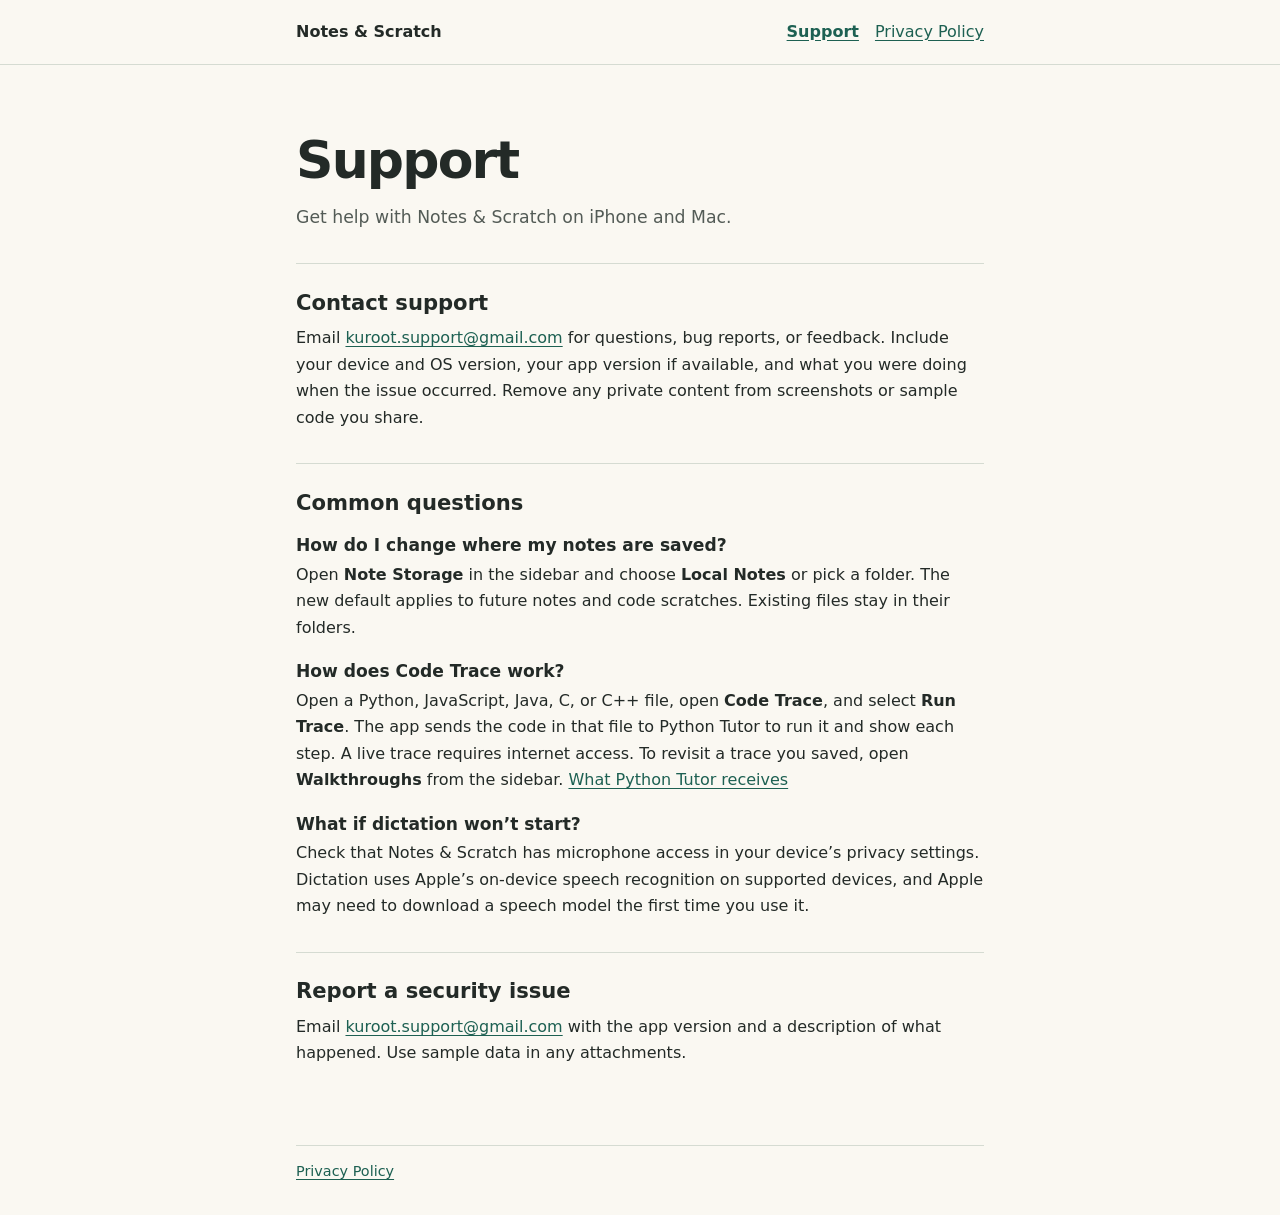
<file: index.html>
<!doctype html>
<html lang="en">
<head>
  <meta charset="utf-8">
  <meta name="viewport" content="width=device-width, initial-scale=1">
  <meta name="description" content="Get help with Notes &amp; Scratch on iPhone and Mac.">
  <title>Support | Notes &amp; Scratch</title>
  <link rel="stylesheet" href="styles.css">
</head>
<body>
  <header class="site-header">
    <div class="wrap header-row">
      <a class="brand" href="./">Notes &amp; Scratch</a>
      <nav aria-label="Site">
        <a href="./" aria-current="page">Support</a>
        <a href="privacy.html">Privacy Policy</a>
      </nav>
    </div>
  </header>

  <main class="wrap">
    <h1>Support</h1>
    <p class="intro">Get help with Notes &amp; Scratch on iPhone and Mac.</p>

    <section aria-labelledby="contact">
      <h2 id="contact">Contact support</h2>
      <p>Email <a href="mailto:kuroot.support@gmail.com?subject=Notes%20%26%20Scratch%20support">kuroot.support@gmail.com</a> for questions, bug reports, or feedback. Include your device and OS version, your app version if available, and what you were doing when the issue occurred. Remove any private content from screenshots or sample code you share.</p>
    </section>

    <section aria-labelledby="common-questions">
      <h2 id="common-questions">Common questions</h2>

      <h3>How do I change where my notes are saved?</h3>
      <p>Open <strong>Note Storage</strong> in the sidebar and choose <strong>Local Notes</strong> or pick a folder. The new default applies to future notes and code scratches. Existing files stay in their folders.</p>

      <h3>How does Code Trace work?</h3>
      <p>Open a Python, JavaScript, Java, C, or C++ file, open <strong>Code Trace</strong>, and select <strong>Run Trace</strong>. The app sends the code in that file to Python Tutor to run it and show each step. A live trace requires internet access. To revisit a trace you saved, open <strong>Walkthroughs</strong> from the sidebar. <a href="privacy.html#code-trace">What Python Tutor receives</a></p>

      <h3>What if dictation won’t start?</h3>
      <p>Check that Notes &amp; Scratch has microphone access in your device’s privacy settings. Dictation uses Apple’s on-device speech recognition on supported devices, and Apple may need to download a speech model the first time you use it.</p>
    </section>

    <section aria-labelledby="security">
      <h2 id="security">Report a security issue</h2>
      <p>Email <a href="mailto:kuroot.support@gmail.com?subject=Notes%20%26%20Scratch%20security%20report">kuroot.support@gmail.com</a> with the app version and a description of what happened. Use sample data in any attachments.</p>
    </section>
  </main>

  <footer class="wrap site-footer">
    <a href="privacy.html">Privacy Policy</a>
  </footer>
</body>
</html>
</file>
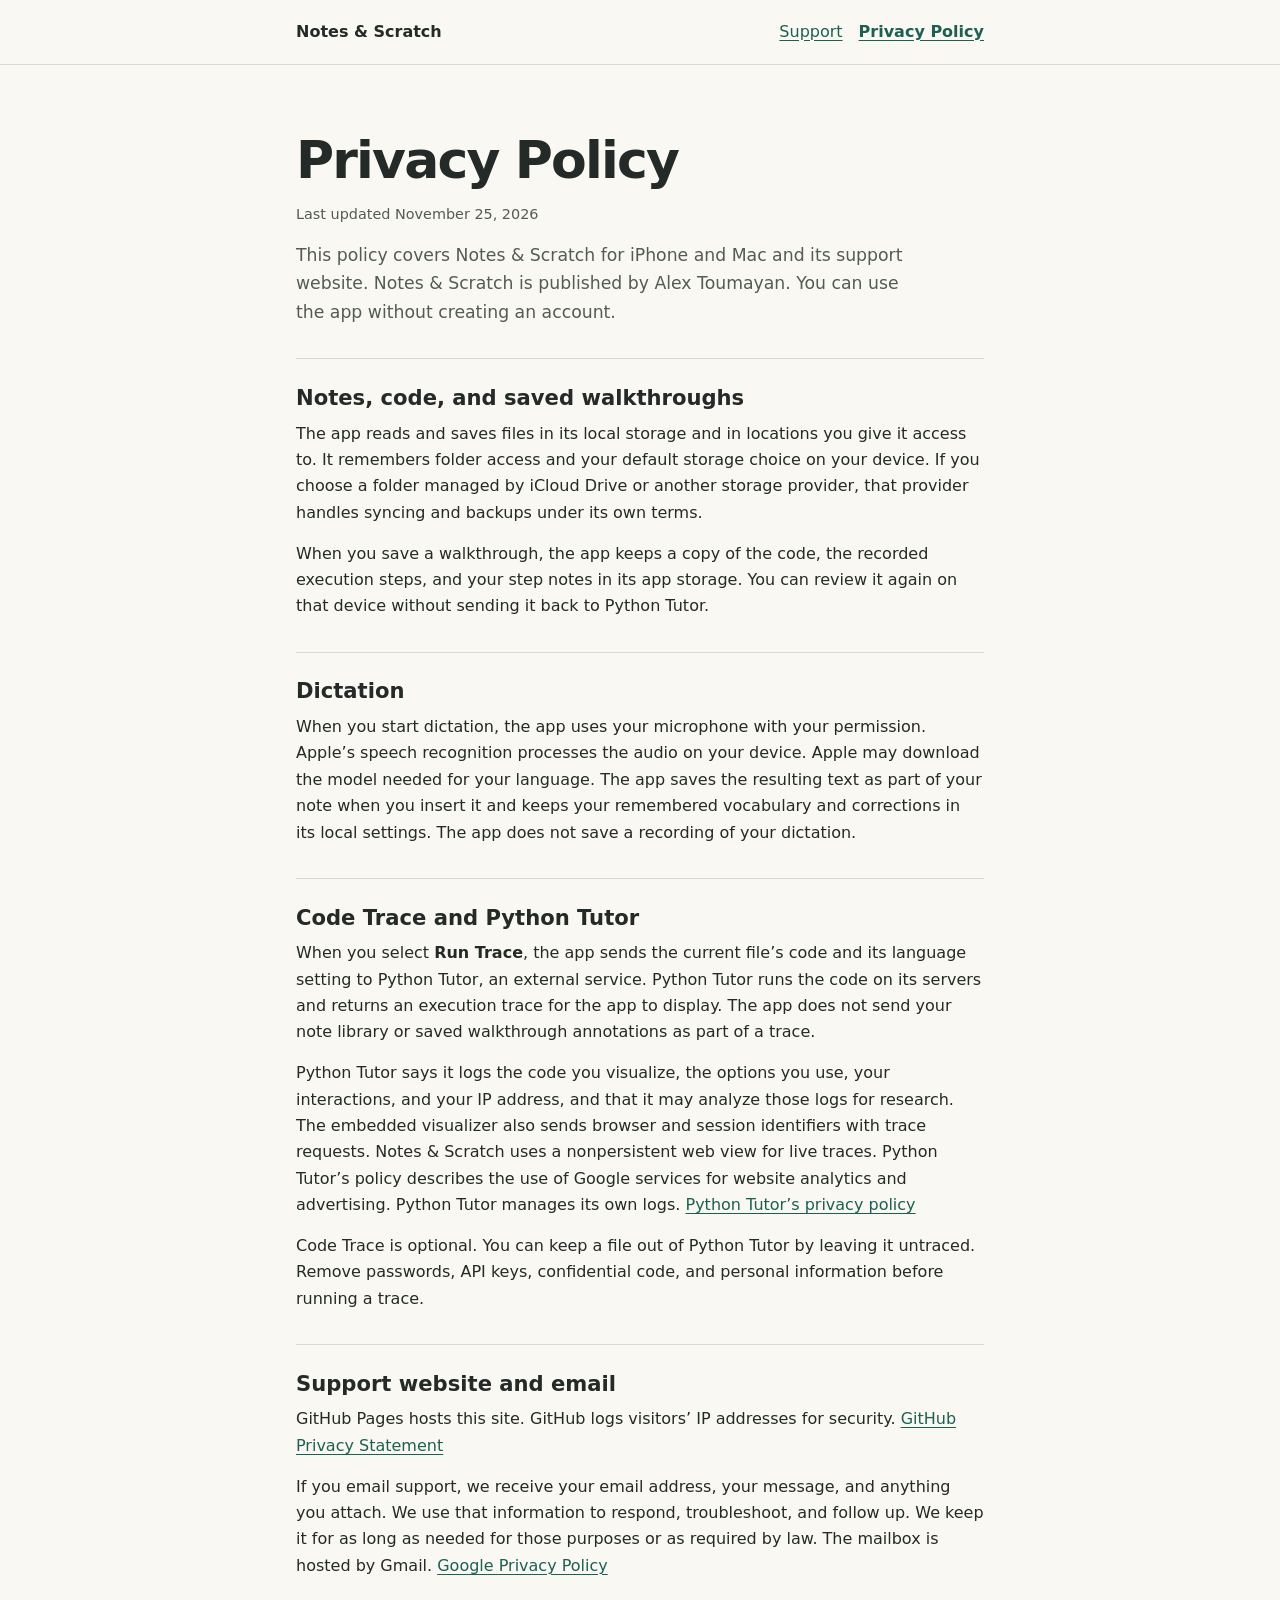
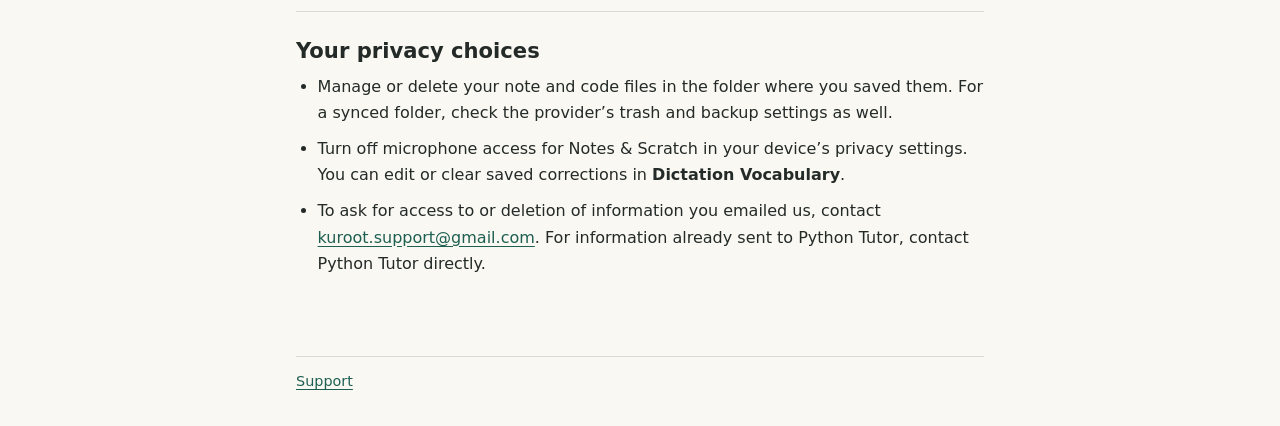
<file: privacy.html>
<!doctype html>
<html lang="en">
<head>
  <meta charset="utf-8">
  <meta name="viewport" content="width=device-width, initial-scale=1">
  <meta name="description" content="Learn how Notes &amp; Scratch handles files, dictation, Code Trace, and support requests.">
  <title>Privacy Policy | Notes &amp; Scratch</title>
  <link rel="stylesheet" href="styles.css">
</head>
<body>
  <header class="site-header">
    <div class="wrap header-row">
      <a class="brand" href="./">Notes &amp; Scratch</a>
      <nav aria-label="Site">
        <a href="./">Support</a>
        <a href="privacy.html" aria-current="page">Privacy Policy</a>
      </nav>
    </div>
  </header>

  <main class="wrap">
    <h1>Privacy Policy</h1>
    <p class="updated">Last updated <time datetime="2026-11-25">November 25, 2026</time></p>
    <p class="intro">This policy covers Notes &amp; Scratch for iPhone and Mac and its support website. Notes &amp; Scratch is published by Alex Toumayan. You can use the app without creating an account.</p>

    <section aria-labelledby="files">
      <h2 id="files">Notes, code, and saved walkthroughs</h2>
      <p>The app reads and saves files in its local storage and in locations you give it access to. It remembers folder access and your default storage choice on your device. If you choose a folder managed by iCloud Drive or another storage provider, that provider handles syncing and backups under its own terms.</p>
      <p>When you save a walkthrough, the app keeps a copy of the code, the recorded execution steps, and your step notes in its app storage. You can review it again on that device without sending it back to Python Tutor.</p>
    </section>

    <section aria-labelledby="dictation">
      <h2 id="dictation">Dictation</h2>
      <p>When you start dictation, the app uses your microphone with your permission. Apple’s speech recognition processes the audio on your device. Apple may download the model needed for your language. The app saves the resulting text as part of your note when you insert it and keeps your remembered vocabulary and corrections in its local settings. The app does not save a recording of your dictation.</p>
    </section>

    <section aria-labelledby="code-trace">
      <h2 id="code-trace">Code Trace and Python Tutor</h2>
      <p>When you select <strong>Run Trace</strong>, the app sends the current file’s code and its language setting to Python Tutor, an external service. Python Tutor runs the code on its servers and returns an execution trace for the app to display. The app does not send your note library or saved walkthrough annotations as part of a trace.</p>
      <p>Python Tutor says it logs the code you visualize, the options you use, your interactions, and your IP address, and that it may analyze those logs for research. The embedded visualizer also sends browser and session identifiers with trace requests. Notes &amp; Scratch uses a nonpersistent web view for live traces. Python Tutor’s policy describes the use of Google services for website analytics and advertising. Python Tutor manages its own logs. <a href="https://docs.google.com/document/d/13_Bc-l2FKMgwPx4dZb0sv7eMfYMHhRVgBRShha8kgbU/edit">Python Tutor’s privacy policy</a></p>
      <p>Code Trace is optional. You can keep a file out of Python Tutor by leaving it untraced. Remove passwords, API keys, confidential code, and personal information before running a trace.</p>
    </section>

    <section aria-labelledby="website-and-email">
      <h2 id="website-and-email">Support website and email</h2>
      <p>GitHub Pages hosts this site. GitHub logs visitors’ IP addresses for security. <a href="https://docs.github.com/en/site-policy/privacy-policies/github-general-privacy-statement">GitHub Privacy Statement</a></p>
      <p>If you email support, we receive your email address, your message, and anything you attach. We use that information to respond, troubleshoot, and follow up. We keep it for as long as needed for those purposes or as required by law. The mailbox is hosted by Gmail. <a href="https://policies.google.com/privacy">Google Privacy Policy</a></p>
    </section>

    <section aria-labelledby="choices">
      <h2 id="choices">Your privacy choices</h2>
      <ul>
        <li>Manage or delete your note and code files in the folder where you saved them. For a synced folder, check the provider’s trash and backup settings as well.</li>
        <li>Turn off microphone access for Notes &amp; Scratch in your device’s privacy settings. You can edit or clear saved corrections in <strong>Dictation Vocabulary</strong>.</li>
        <li>To ask for access to or deletion of information you emailed us, contact <a href="mailto:kuroot.support@gmail.com?subject=Notes%20%26%20Scratch%20privacy%20request">kuroot.support@gmail.com</a>. For information already sent to Python Tutor, contact Python Tutor directly.</li>
      </ul>
    </section>
  </main>

  <footer class="wrap site-footer">
    <a href="./">Support</a>
  </footer>
</body>
</html>
</file>
<file: styles.css>
:root {
  color-scheme: light dark;
  --background: #faf8f2;
  --content: #232a27;
  --muted: #535b56;
  --accent: #1d6052;
  --line: #d5dbd2;
  --focus: #175f9c;
}

@media (prefers-color-scheme: dark) {
  :root {
    --background: #111d2a;
    --content: #e9eff2;
    --muted: #b3c2cc;
    --accent: #91dfca;
    --line: #3a4a57;
    --focus: #a9d3ff;
  }
}

* { box-sizing: border-box; }

body {
  margin: 0;
  background: var(--background);
  color: var(--content);
  font: 1rem/1.65 system-ui, -apple-system, BlinkMacSystemFont, "Segoe UI", sans-serif;
  overflow-wrap: break-word;
}

.wrap {
  width: min(100% - 2rem, 43rem);
  margin-inline: auto;
}

.site-header { border-block-end: 1px solid var(--line); }

.header-row {
  display: flex;
  flex-wrap: wrap;
  align-items: center;
  justify-content: space-between;
  gap: 0.4rem 1.5rem;
  min-height: 4rem;
  padding-block: 0.6rem;
}

nav {
  display: flex;
  flex-wrap: wrap;
  gap: 0 1rem;
}

a {
  color: var(--accent);
  text-underline-offset: 0.18em;
}

a:focus-visible {
  outline: 2px solid var(--focus);
  outline-offset: 3px;
}

.brand {
  color: var(--content);
  font-weight: 700;
  text-decoration: none;
}

nav a { padding-block: 0.25rem; }
nav a[aria-current="page"] { font-weight: 700; }

main { padding-block: clamp(2rem, 6vw, 4rem); }

h1,
h2,
h3 {
  line-height: 1.2;
  text-wrap: balance;
}

h1 {
  margin: 0 0 0.7rem;
  font-size: clamp(2.25rem, 6vw, 3.25rem);
  letter-spacing: -0.035em;
}

h2 {
  margin: 0 0 0.65rem;
  font-size: 1.32rem;
}

h3 {
  margin: 1.25rem 0 0.4rem;
  font-size: 1.07rem;
}

p, ul { margin: 0 0 0.9rem; }
li + li { margin-top: 0.6rem; }
ul { padding-inline-start: 1.35rem; }

.intro {
  max-width: 38rem;
  color: var(--muted);
  font-size: 1.08rem;
}

.updated {
  color: var(--muted);
  font-size: 0.9rem;
}

section {
  margin-top: 2rem;
  padding-top: 1.6rem;
  border-top: 1px solid var(--line);
}

.site-footer {
  border-top: 1px solid var(--line);
  padding-block: 0.85rem 2rem;
  font-size: 0.9rem;
}
</file>
